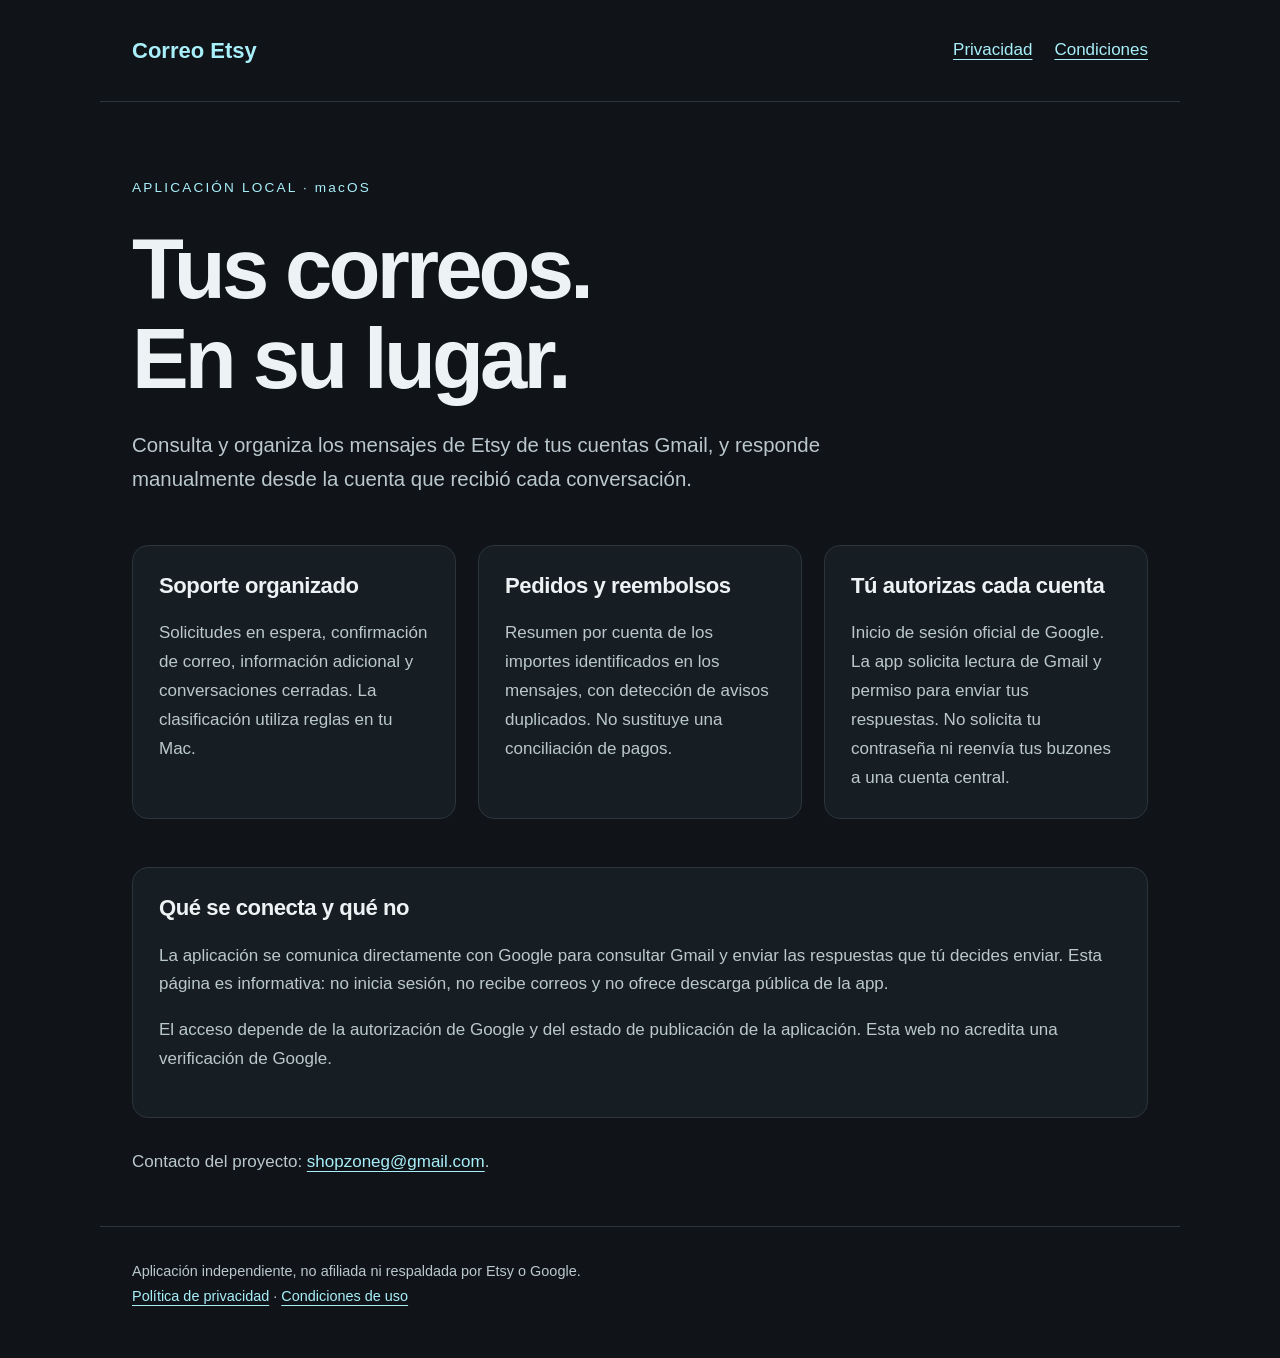
<file: index.html>
<!doctype html>
<html lang="es"><meta charset="utf-8"><meta name="viewport" content="width=device-width,initial-scale=1"><title>Correo Etsy — Aplicación local para Mac</title><meta name="description" content="Organiza tus correos de Etsy y responde desde tus cuentas Gmail en tu Mac."><link rel="stylesheet" href="style.css"><link rel="icon" href="data:image/svg+xml,%3Csvg xmlns='http://www.w3.org/2000/svg' viewBox='0 0 32 32'%3E%3Crect width='32' height='32' rx='8' fill='%23a8effa'/%3E%3Cpath d='M6 10h20v14H6zM6 10l10 8 10-8' fill='none' stroke='%23101418' stroke-width='2'/%3E%3C/svg%3E">
<header><a class="brand" href="./">Correo Etsy</a><nav><a href="privacy.html">Privacidad</a><a href="terms.html">Condiciones</a></nav></header>
<main><p class="eyebrow">APLICACIÓN LOCAL · macOS</p><h1>Tus correos.<br>En su lugar.</h1><p class="lead">Consulta y organiza los mensajes de Etsy de tus cuentas Gmail, y responde manualmente desde la cuenta que recibió cada conversación.</p><div class="grid"><section><h2>Soporte organizado</h2><p>Solicitudes en espera, confirmación de correo, información adicional y conversaciones cerradas. La clasificación utiliza reglas en tu Mac.</p></section><section><h2>Pedidos y reembolsos</h2><p>Resumen por cuenta de los importes identificados en los mensajes, con detección de avisos duplicados. No sustituye una conciliación de pagos.</p></section><section><h2>Tú autorizas cada cuenta</h2><p>Inicio de sesión oficial de Google. La app solicita lectura de Gmail y permiso para enviar tus respuestas. No solicita tu contraseña ni reenvía tus buzones a una cuenta central.</p></section></div><section class="note"><h2>Qué se conecta y qué no</h2><p>La aplicación se comunica directamente con Google para consultar Gmail y enviar las respuestas que tú decides enviar. Esta página es informativa: no inicia sesión, no recibe correos y no ofrece descarga pública de la app.</p><p>El acceso depende de la autorización de Google y del estado de publicación de la aplicación. Esta web no acredita una verificación de Google.</p></section><p>Contacto del proyecto: <a href="mailto:shopzoneg@gmail.com">shopzoneg@gmail.com</a>.</p></main><footer>Aplicación independiente, no afiliada ni respaldada por Etsy o Google.<br><a href="privacy.html">Política de privacidad</a> · <a href="terms.html">Condiciones de uso</a></footer></html>
</file>
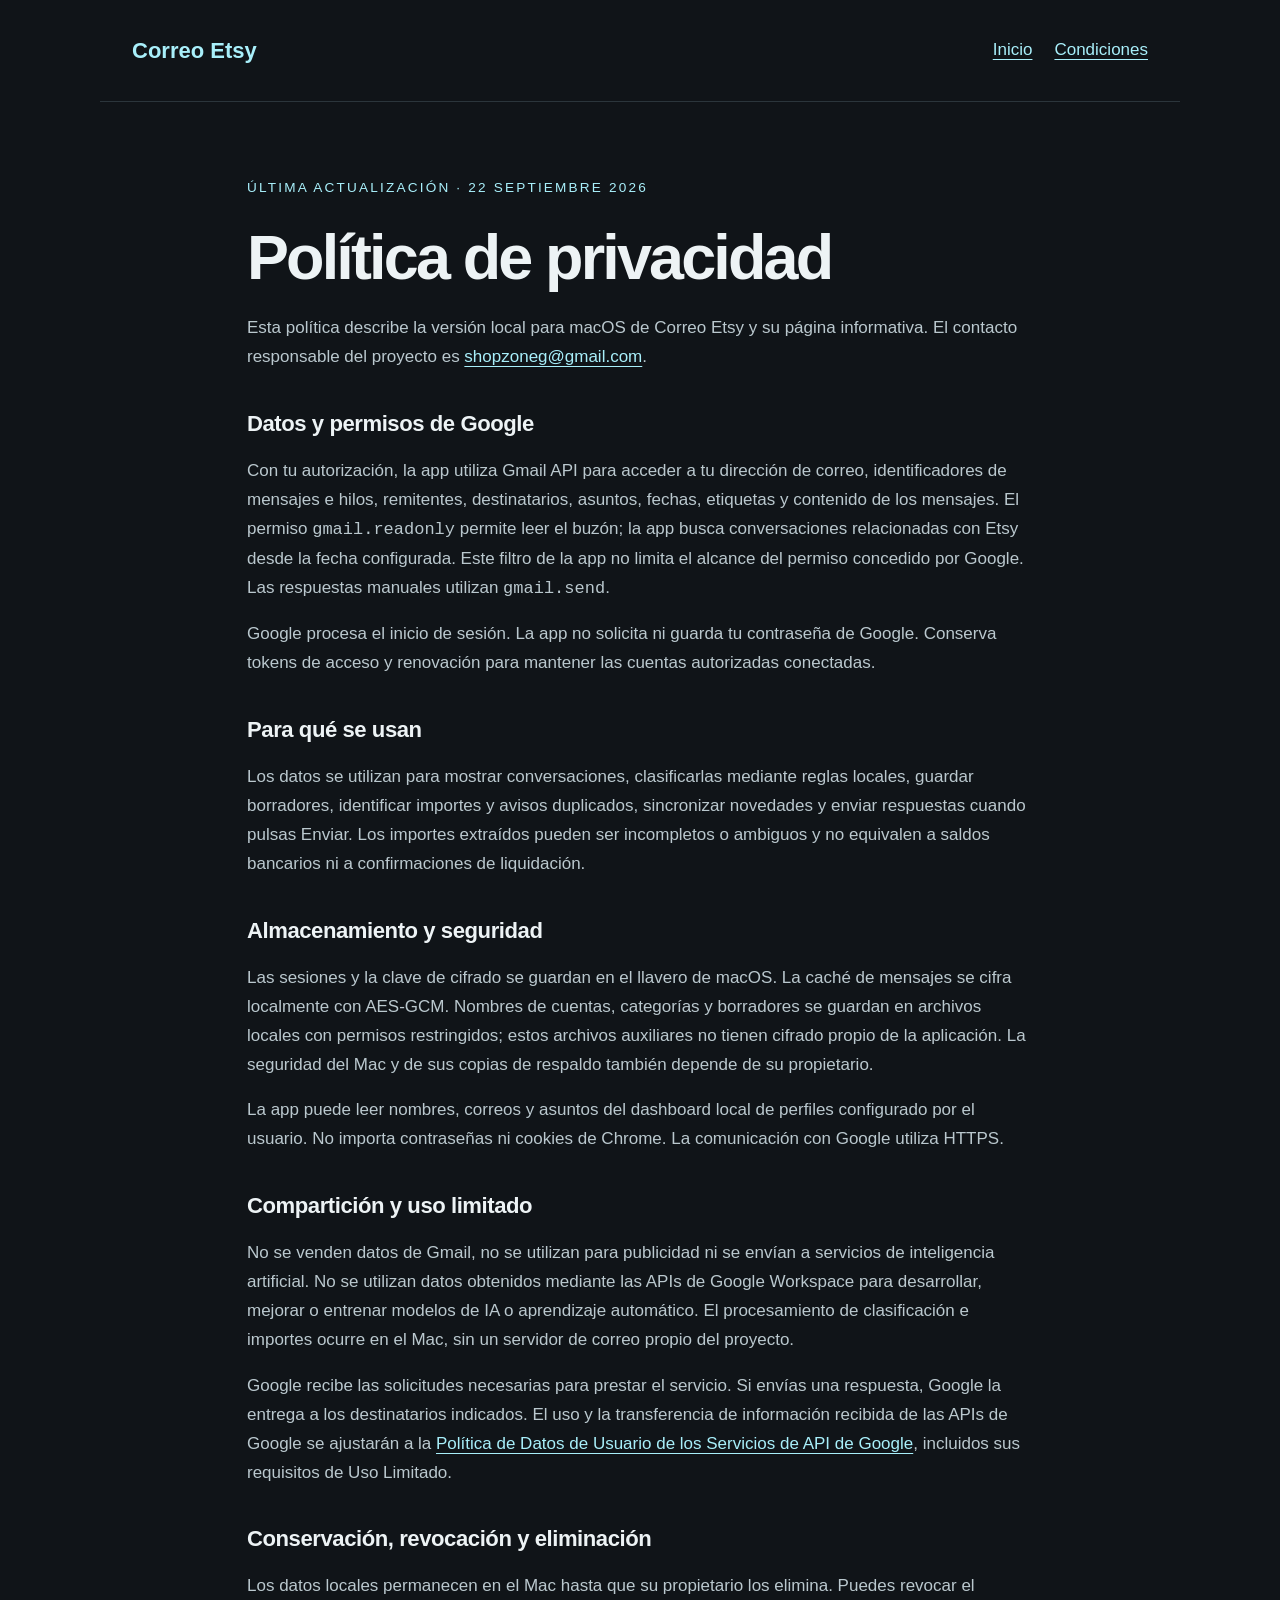
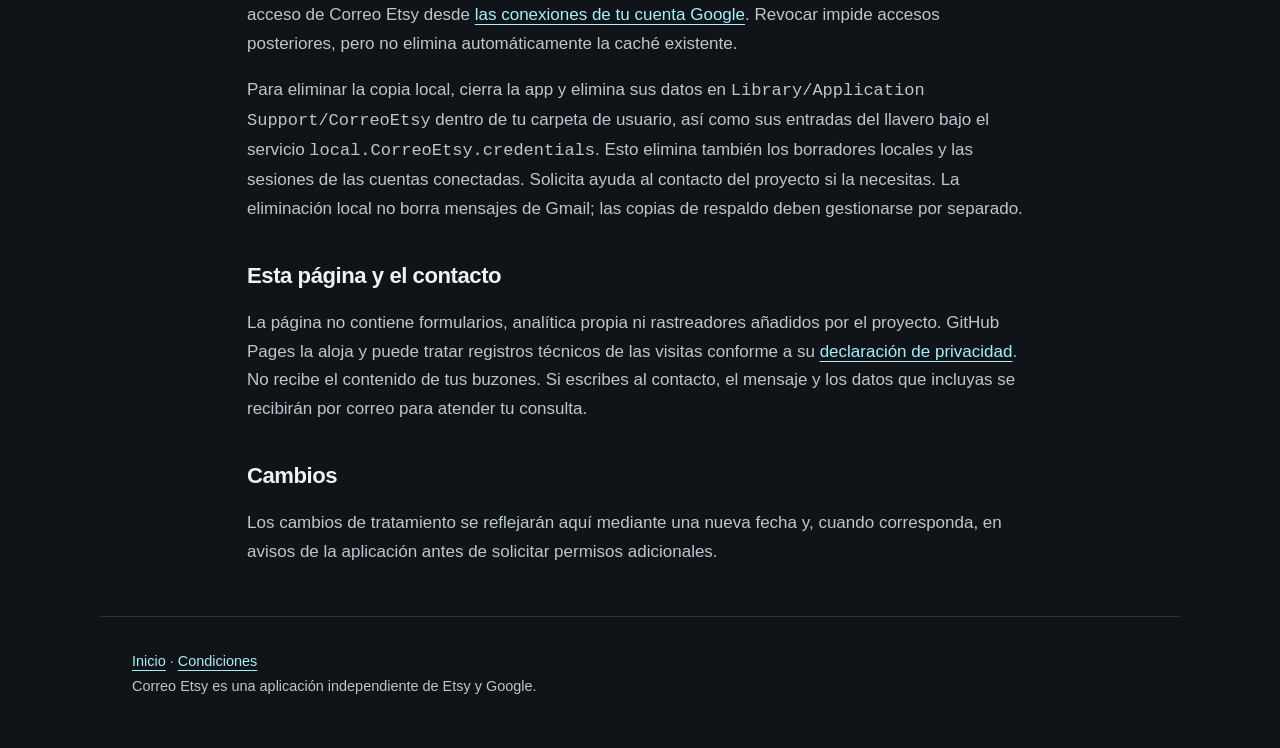
<file: privacy.html>
<!doctype html><html lang="es"><meta charset="utf-8"><meta name="viewport" content="width=device-width,initial-scale=1"><title>Privacidad — Correo Etsy</title><link rel="stylesheet" href="style.css"><header><a class="brand" href="./">Correo Etsy</a><nav><a href="./">Inicio</a><a href="terms.html">Condiciones</a></nav></header><main class="document"><p class="eyebrow">ÚLTIMA ACTUALIZACIÓN · 22 SEPTIEMBRE 2026</p><h1>Política de privacidad</h1><p>Esta política describe la versión local para macOS de Correo Etsy y su página informativa. El contacto responsable del proyecto es <a href="mailto:shopzoneg@gmail.com">shopzoneg@gmail.com</a>.</p><h2>Datos y permisos de Google</h2><p>Con tu autorización, la app utiliza Gmail API para acceder a tu dirección de correo, identificadores de mensajes e hilos, remitentes, destinatarios, asuntos, fechas, etiquetas y contenido de los mensajes. El permiso <code>gmail.readonly</code> permite leer el buzón; la app busca conversaciones relacionadas con Etsy desde la fecha configurada. Este filtro de la app no limita el alcance del permiso concedido por Google. Las respuestas manuales utilizan <code>gmail.send</code>.</p><p>Google procesa el inicio de sesión. La app no solicita ni guarda tu contraseña de Google. Conserva tokens de acceso y renovación para mantener las cuentas autorizadas conectadas.</p><h2>Para qué se usan</h2><p>Los datos se utilizan para mostrar conversaciones, clasificarlas mediante reglas locales, guardar borradores, identificar importes y avisos duplicados, sincronizar novedades y enviar respuestas cuando pulsas Enviar. Los importes extraídos pueden ser incompletos o ambiguos y no equivalen a saldos bancarios ni a confirmaciones de liquidación.</p><h2>Almacenamiento y seguridad</h2><p>Las sesiones y la clave de cifrado se guardan en el llavero de macOS. La caché de mensajes se cifra localmente con AES-GCM. Nombres de cuentas, categorías y borradores se guardan en archivos locales con permisos restringidos; estos archivos auxiliares no tienen cifrado propio de la aplicación. La seguridad del Mac y de sus copias de respaldo también depende de su propietario.</p><p>La app puede leer nombres, correos y asuntos del dashboard local de perfiles configurado por el usuario. No importa contraseñas ni cookies de Chrome. La comunicación con Google utiliza HTTPS.</p><h2>Compartición y uso limitado</h2><p>No se venden datos de Gmail, no se utilizan para publicidad ni se envían a servicios de inteligencia artificial. No se utilizan datos obtenidos mediante las APIs de Google Workspace para desarrollar, mejorar o entrenar modelos de IA o aprendizaje automático. El procesamiento de clasificación e importes ocurre en el Mac, sin un servidor de correo propio del proyecto.</p><p>Google recibe las solicitudes necesarias para prestar el servicio. Si envías una respuesta, Google la entrega a los destinatarios indicados. El uso y la transferencia de información recibida de las APIs de Google se ajustarán a la <a href="https://developers.google.com/terms/api-services-user-data-policy">Política de Datos de Usuario de los Servicios de API de Google</a>, incluidos sus requisitos de Uso Limitado.</p><h2>Conservación, revocación y eliminación</h2><p>Los datos locales permanecen en el Mac hasta que su propietario los elimina. Puedes revocar el acceso de Correo Etsy desde <a href="https://myaccount.google.com/connections">las conexiones de tu cuenta Google</a>. Revocar impide accesos posteriores, pero no elimina automáticamente la caché existente.</p><p>Para eliminar la copia local, cierra la app y elimina sus datos en <code>Library/Application Support/CorreoEtsy</code> dentro de tu carpeta de usuario, así como sus entradas del llavero bajo el servicio <code>local.CorreoEtsy.credentials</code>. Esto elimina también los borradores locales y las sesiones de las cuentas conectadas. Solicita ayuda al contacto del proyecto si la necesitas. La eliminación local no borra mensajes de Gmail; las copias de respaldo deben gestionarse por separado.</p><h2>Esta página y el contacto</h2><p>La página no contiene formularios, analítica propia ni rastreadores añadidos por el proyecto. GitHub Pages la aloja y puede tratar registros técnicos de las visitas conforme a su <a href="https://docs.github.com/en/site-policy/privacy-policies/github-general-privacy-statement">declaración de privacidad</a>. No recibe el contenido de tus buzones. Si escribes al contacto, el mensaje y los datos que incluyas se recibirán por correo para atender tu consulta.</p><h2>Cambios</h2><p>Los cambios de tratamiento se reflejarán aquí mediante una nueva fecha y, cuando corresponda, en avisos de la aplicación antes de solicitar permisos adicionales.</p></main><footer><a href="./">Inicio</a> · <a href="terms.html">Condiciones</a><br>Correo Etsy es una aplicación independiente de Etsy y Google.</footer></html>
</file>
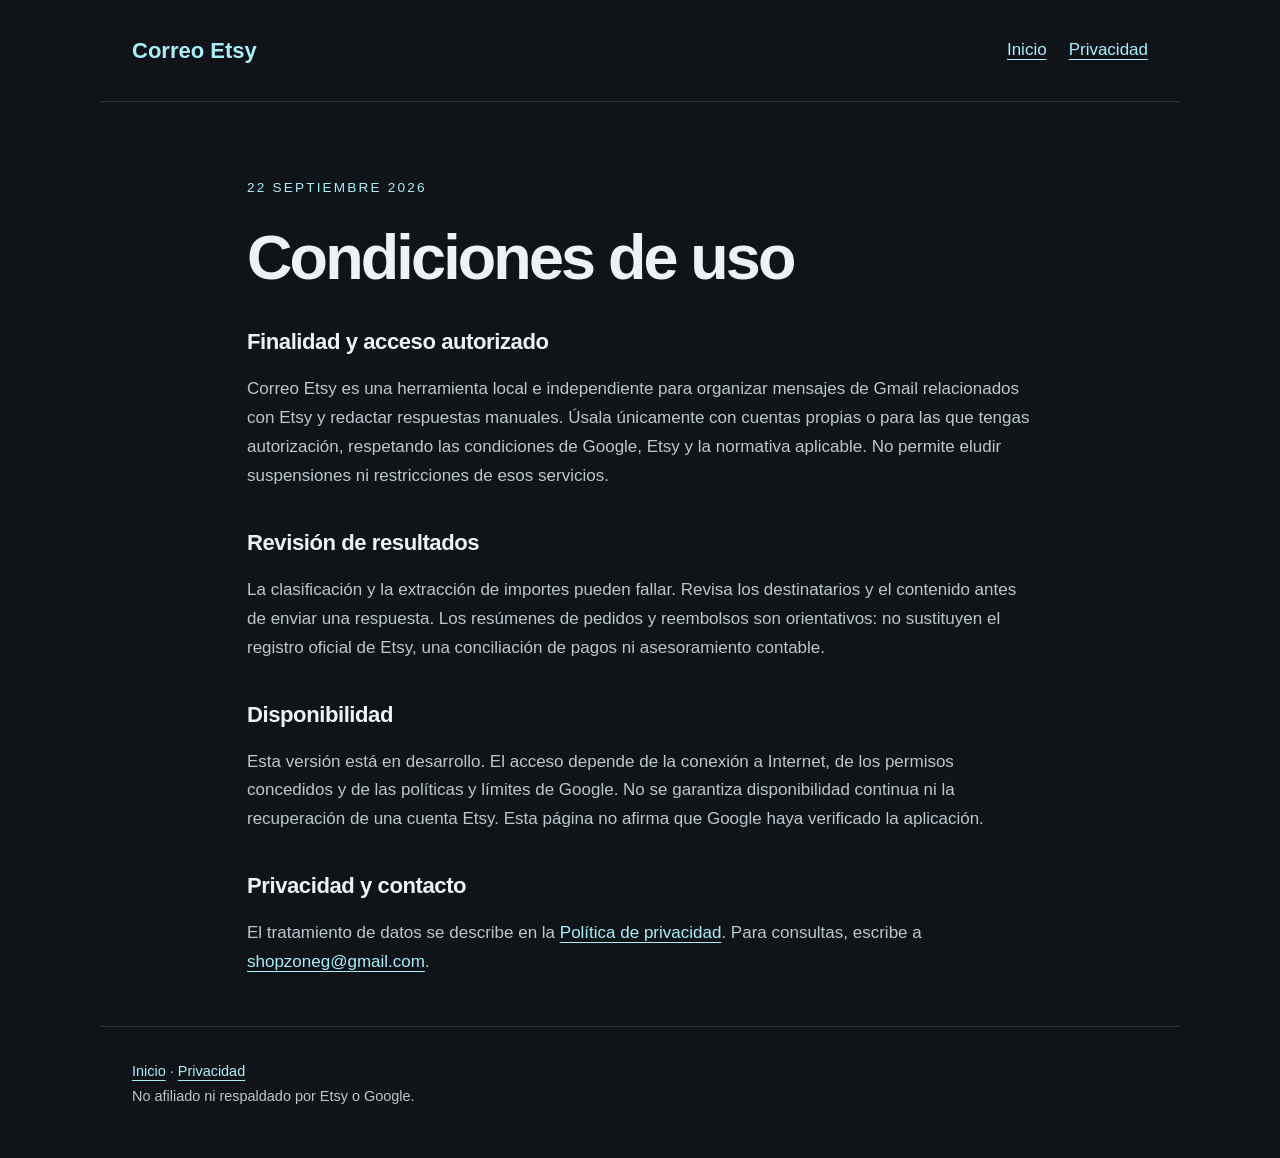
<file: terms.html>
<!doctype html><html lang="es"><meta charset="utf-8"><meta name="viewport" content="width=device-width,initial-scale=1"><title>Condiciones — Correo Etsy</title><link rel="stylesheet" href="style.css"><header><a class="brand" href="./">Correo Etsy</a><nav><a href="./">Inicio</a><a href="privacy.html">Privacidad</a></nav></header><main class="document"><p class="eyebrow">22 SEPTIEMBRE 2026</p><h1>Condiciones de uso</h1><h2>Finalidad y acceso autorizado</h2><p>Correo Etsy es una herramienta local e independiente para organizar mensajes de Gmail relacionados con Etsy y redactar respuestas manuales. Úsala únicamente con cuentas propias o para las que tengas autorización, respetando las condiciones de Google, Etsy y la normativa aplicable. No permite eludir suspensiones ni restricciones de esos servicios.</p><h2>Revisión de resultados</h2><p>La clasificación y la extracción de importes pueden fallar. Revisa los destinatarios y el contenido antes de enviar una respuesta. Los resúmenes de pedidos y reembolsos son orientativos: no sustituyen el registro oficial de Etsy, una conciliación de pagos ni asesoramiento contable.</p><h2>Disponibilidad</h2><p>Esta versión está en desarrollo. El acceso depende de la conexión a Internet, de los permisos concedidos y de las políticas y límites de Google. No se garantiza disponibilidad continua ni la recuperación de una cuenta Etsy. Esta página no afirma que Google haya verificado la aplicación.</p><h2>Privacidad y contacto</h2><p>El tratamiento de datos se describe en la <a href="privacy.html">Política de privacidad</a>. Para consultas, escribe a <a href="mailto:shopzoneg@gmail.com">shopzoneg@gmail.com</a>.</p></main><footer><a href="./">Inicio</a> · <a href="privacy.html">Privacidad</a><br>No afiliado ni respaldado por Etsy o Google.</footer></html>
</file>
<file: style.css>
:root{color-scheme:dark;font-family:-apple-system,BlinkMacSystemFont,"Segoe UI",sans-serif;background:#101418;color:#edf3f5;font-size:17px;line-height:1.7}*{box-sizing:border-box}body{margin:0}header,main,footer{max-width:1080px;margin:auto;padding:32px}header{display:flex;justify-content:space-between;gap:24px;align-items:center;border-bottom:1px solid #2b353b}.brand{font-size:22px;font-weight:700;text-decoration:none}nav{display:flex;gap:22px}a{color:#a8effa;text-underline-offset:4px}a:focus-visible{outline:2px solid #a8effa;outline-offset:5px}h1{font-size:clamp(2.5rem,7vw,5rem);line-height:1.06;letter-spacing:-.045em;margin:24px 0}h2{font-size:1.3rem;line-height:1.3;letter-spacing:-.02em;margin-top:0}p{color:#bac8ce}.eyebrow{font-size:.8rem;letter-spacing:.16em;color:#a8effa;margin-top:42px}.lead{max-width:730px;font-size:1.2rem}.grid{display:grid;grid-template-columns:repeat(3,1fr);gap:22px;margin:48px 0}.grid section,.note{border:1px solid #2b353b;padding:26px;border-radius:16px;background:#171e23}.grid p{margin-bottom:0}.note{margin:30px 0}.document{max-width:850px}.document h1{font-size:clamp(2.2rem,6vw,3.7rem)}.document h2{margin-top:38px}li{color:#bac8ce;margin:10px 0}footer{border-top:1px solid #2b353b;color:#bac8ce;font-size:.85rem;padding-bottom:50px}@media(max-width:720px){header,main,footer{padding:24px}.grid{grid-template-columns:1fr;gap:15px}header{align-items:flex-start;flex-direction:column;gap:12px}nav{flex-wrap:wrap}.eyebrow{margin-top:22px}}
</file>
